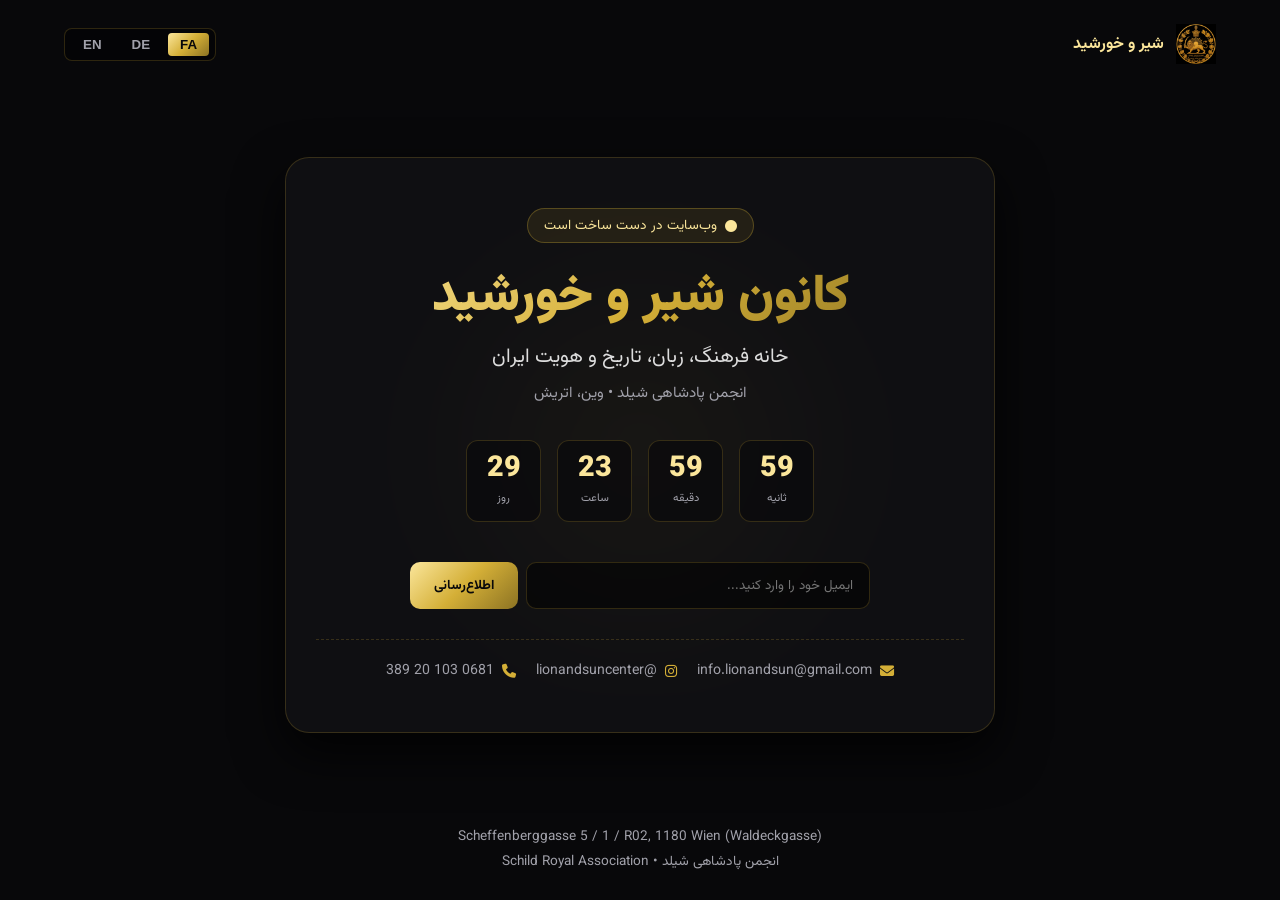
<file: __index.html>
<!DOCTYPE html>
<html lang="fa" dir="rtl">
<head>
    <meta charset="UTF-8">
    <meta name="viewport" content="width=device-width, initial-scale=1.0">
    <title>کانون شیر و خورشید | به‌زودی ...</title>
    
    <!-- Google Fonts -->
    <link rel="preconnect" href="https://fonts.googleapis.com">
    <link rel="preconnect" href="https://fonts.gstatic.com" crossorigin>
    <link href="https://fonts.googleapis.com/css2?family=Vazirmatn:wght@300;400;500;700;900&display=swap" rel="stylesheet">
    
    <!-- FontAwesome Icons -->
    <link rel="stylesheet" href="https://cdnjs.cloudflare.com/ajax/libs/font-awesome/6.5.1/css/all.min.css">
    
    <style>
        :root {
            --bg-deep: #08080a;
            --gold-main: #d4af37;
            --gold-light: #fbe69b;
            --gold-dark: #8c7323;
            --gold-gradient: linear-gradient(135deg, #fbe69b 0%, #d4af37 50%, #8c7323 100%);
            --glass-bg: rgba(20, 20, 24, 0.65);
            --glass-border: 1px solid rgba(212, 175, 55, 0.2);
            --text-main: #f4f4f5;
            --text-muted: #a1a1aa;
        }

        * {
            margin: 0;
            padding: 0;
            box-sizing: border-box;
        }

        body {
            background-color: var(--bg-deep);
            color: var(--text-main);
            font-family: 'Vazirmatn', sans-serif;
            min-height: 100vh;
            display: flex;
            flex-direction: column;
            justify-content: space-between;
            align-items: center;
            overflow-x: hidden;
            position: relative;
        }

        /* Ambient Background Glow */
        .bg-glow {
            position: absolute;
            width: 500px;
            height: 500px;
            background: radial-gradient(circle, rgba(212, 175, 55, 0.12) 0%, rgba(8, 8, 10, 0) 70%);
            top: 50%;
            left: 50%;
            transform: translate(-50%, -50%);
            z-index: -1;
            pointer-events: none;
        }

        /* Header / Language Switcher */
        header {
            width: 100%;
            max-width: 1200px;
            padding: 24px;
            display: flex;
            justify-content: space-between;
            align-items: center;
        }

        .brand-mini {
            display: flex;
            align-items: center;
            gap: 12px;
        }

        .brand-mini img {
            height: 40px;
            object-fit: contain;
        }

        .brand-title {
            font-size: 1rem;
            color: var(--gold-light);
            font-weight: 700;
        }

        .lang-selector {
            display: flex;
            gap: 6px;
            background: rgba(0,0,0,0.4);
            padding: 4px 6px;
            border-radius: 8px;
            border: var(--glass-border);
        }

        .lang-btn {
            background: transparent;
            border: none;
            color: var(--text-muted);
            padding: 4px 12px;
            border-radius: 4px;
            cursor: pointer;
            font-weight: 700;
            transition: 0.3s;
        }

        .lang-btn.active, .lang-btn:hover {
            background: var(--gold-gradient);
            color: var(--bg-deep);
        }

        /* Main Glass Card */
        main {
            width: 100%;
            max-width: 750px;
            padding: 0 20px;
            margin: 40px 0;
        }

        .card {
            background: var(--glass-bg);
            backdrop-filter: blur(20px);
            border: var(--glass-border);
            border-radius: 24px;
            padding: 50px 30px;
            text-align: center;
            box-shadow: 0 20px 50px rgba(0, 0, 0, 0.8);
            position: relative;
        }

        .badge {
            display: inline-flex;
            align-items: center;
            gap: 8px;
            background: rgba(212, 175, 55, 0.1);
            border: 1px solid rgba(212, 175, 55, 0.3);
            color: var(--gold-light);
            padding: 6px 16px;
            border-radius: 20px;
            font-size: 0.85rem;
            margin-bottom: 24px;
        }

        .badge i {
            font-size: 0.75rem;
            animation: pulse 2s infinite;
        }

        @keyframes pulse {
            0%, 100% { opacity: 1; }
            50% { opacity: 0.3; }
        }

        .main-title {
            font-size: 3.2rem;
            font-weight: 900;
            background: var(--gold-gradient);
            -webkit-background-clip: text;
            -webkit-text-fill-color: transparent;
            margin-bottom: 12px;
            line-height: 1.2;
        }

        .subtitle {
            font-size: 1.25rem;
            color: #ddd;
            margin-bottom: 8px;
        }

        .tagline {
            font-size: 0.95rem;
            color: var(--text-muted);
            margin-bottom: 35px;
        }

        /* Countdown */
        .countdown {
            display: flex;
            justify-content: center;
            gap: 16px;
            margin-bottom: 40px;
            direction: ltr;
        }

        .time-box {
            background: rgba(10, 10, 12, 0.7);
            border: var(--glass-border);
            border-radius: 12px;
            padding: 14px;
            min-width: 75px;
        }

        .time-box span {
            display: block;
            font-size: 1.8rem;
            font-weight: 900;
            color: var(--gold-light);
            line-height: 1;
        }

        .time-box label {
            font-size: 0.7rem;
            color: var(--text-muted);
            text-transform: uppercase;
            margin-top: 6px;
            display: block;
        }

        /* Notify Form */
        .notify-form {
            display: flex;
            max-width: 460px;
            margin: 0 auto 30px;
            gap: 8px;
        }

        .notify-input {
            flex: 1;
            background: rgba(0, 0, 0, 0.5);
            border: var(--glass-border);
            border-radius: 10px;
            padding: 12px 16px;
            color: #fff;
            font-family: inherit;
            outline: none;
            transition: 0.3s;
        }

        .notify-input:focus {
            border-color: var(--gold-main);
        }

        .notify-btn {
            background: var(--gold-gradient);
            border: none;
            border-radius: 10px;
            padding: 12px 24px;
            color: var(--bg-deep);
            font-weight: 700;
            font-family: inherit;
            cursor: pointer;
            transition: 0.3s;
            white-space: nowrap;
        }

        .notify-btn:hover {
            transform: translateY(-2px);
            box-shadow: 0 5px 15px rgba(212, 175, 55, 0.3);
        }

        /* Quick Contact Links */
        .contact-bar {
            display: flex;
            justify-content: center;
            flex-wrap: wrap;
            gap: 20px;
            padding-top: 20px;
            border-top: 1px dashed rgba(212, 175, 55, 0.2);
        }

        .contact-item {
            color: var(--text-muted);
            text-decoration: none;
            font-size: 0.88rem;
            display: flex;
            align-items: center;
            gap: 8px;
            transition: 0.3s;
        }

        .contact-item:hover {
            color: var(--gold-light);
        }

        .contact-item i {
            color: var(--gold-main);
        }

        /* Footer */
        footer {
            padding: 24px;
            text-align: center;
            color: var(--text-muted);
            font-size: 0.85rem;
        }

        footer p {
            margin-bottom: 4px;
        }

        /* Mobile Adaptations */
        @media (max-width: 600px) {
            .main-title { font-size: 2.3rem; }
            .card { padding: 35px 20px; }
            .countdown { gap: 8px; }
            .time-box { min-width: 65px; padding: 10px; }
            .time-box span { font-size: 1.4rem; }
            .notify-form { flex-direction: column; }
            .notify-btn { width: 100%; }
        }
    </style>
</head>
<body>

    <div class="bg-glow"></div>

    <!-- Header -->
    <header>
        <div class="brand-mini">
            <img src="img/logo-lion-sun.jpg" alt="Logo" onerror="this.style.display='none'">
            <span class="brand-title" data-i18n="brand">شیر و خورشید</span>
        </div>

        <div class="lang-selector">
            <button onclick="changeLanguage('fa')" class="lang-btn active">FA</button>
            <button onclick="changeLanguage('de')" class="lang-btn">DE</button>
            <button onclick="changeLanguage('en')" class="lang-btn">EN</button>
        </div>
    </header>

    <!-- Main Content -->
    <main>
        <div class="card">
            
            <div class="badge">
                <i class="fa-solid fa-circle"></i>
                <span data-i18n="status">وب‌سایت در دست ساخت است</span>
            </div>

            <h1 class="main-title" data-i18n="title">کانون شیر و خورشید</h1>
            <p class="subtitle" data-i18n="subtitle">خانه فرهنگ، زبان، تاریخ و هویت ایران</p>
            <p class="tagline" data-i18n="tagline">انجمن پادشاهی شیلد • وین، اتریش</p>

            <!-- Countdown Timer -->
            <div class="countdown">
                <div class="time-box">
                    <span id="days">00</span>
                    <label data-i18n="d">روز</label>
                </div>
                <div class="time-box">
                    <span id="hours">00</span>
                    <label data-i18n="h">ساعت</label>
                </div>
                <div class="time-box">
                    <span id="minutes">00</span>
                    <label data-i18n="m">دقیقه</label>
                </div>
                <div class="time-box">
                    <span id="seconds">00</span>
                    <label data-i18n="s">ثانیه</label>
                </div>
            </div>

            <!-- Email Notification -->
            <form class="notify-form" onsubmit="event.preventDefault(); alert('با تشکر! ایمیل شما ثبت شد.');">
                <input type="email" class="notify-input" placeholder="ایمیل خود را وارد کنید..." data-i18n-ph="ph" required>
                <button type="submit" class="notify-btn" data-i18n="btn">اطلاع‌رسانی</button>
            </form>

            <!-- Direct Contact -->
            <div class="contact-bar">
                <a href="mailto:info.lionandsun@gmail.com" class="contact-item">
                    <i class="fa-solid fa-envelope"></i> info.lionandsun@gmail.com
                </a>
                <a href="https://instagram.com/lionandsuncenter" target="_blank" class="contact-item">
                    <i class="fa-brands fa-instagram"></i> @lionandsuncenter
                </a>
                <a href="tel:+4368110320389" class="contact-item">
                    <i class="fa-solid fa-phone"></i> 0681 103 20 389
                </a>
            </div>

        </div>
    </main>

    <!-- Footer -->
    <footer>
        <p>Scheffenberggasse 5 / 1 / R02, 1180 Wien (Waldeckgasse)</p>
        <p data-i18n="footer_sub">انجمن پادشاهی شیلد • Schild Royal Association</p>
    </footer>

    <!-- Scripts -->
    <script>
        const translations = {
            fa: {
                brand: "شیر و خورشید",
                status: "وب‌سایت در دست ساخت است",
                title: "کانون شیر و خورشید",
                subtitle: "خانه فرهنگ، زبان، تاریخ و هویت ایران",
                tagline: "انجمن پادشاهی شیلد • وین، اتریش",
                d: "روز", h: "ساعت", m: "دقیقه", s: "ثانیه",
                ph: "ایمیل خود را وارد کنید...",
                btn: "اطلاع‌رسانی",
                footer_sub: "انجمن پادشاهی شیلد • Schild Royal Association"
            },
            de: {
                brand: "Löwe & Sonne",
                status: "Website befindet sich im Aufbau",
                title: "Zentrum Löwe & Sonne",
                subtitle: "Haus der iranischen Kultur, Sprache, Geschichte und Identität",
                tagline: "Königliche Vereinigung Schild • Wien, Österreich",
                d: "Tage", h: "Std", m: "Min", s: "Sek",
                ph: "E-Mail-Adresse eingeben...",
                btn: "Benachrichtigen",
                footer_sub: "Königliche Vereinigung Schild"
            },
            en: {
                brand: "Lion & Sun",
                status: "Website Under Construction",
                title: "Lion & Sun Center",
                subtitle: "House of Iranian Culture, Language, History, and Identity",
                tagline: "Schild Royal Association • Vienna, Austria",
                d: "Days", h: "Hours", m: "Mins", s: "Secs",
                ph: "Enter your email...",
                btn: "Notify Me",
                footer_sub: "Schild Royal Association"
            }
        };

        function changeLanguage(lang) {
            const isRTL = lang === 'fa';
            document.documentElement.setAttribute('dir', isRTL ? 'rtl' : 'ltr');
            document.documentElement.setAttribute('lang', lang);

            document.querySelectorAll('.lang-btn').forEach(btn => {
                btn.classList.remove('active');
                if (btn.innerText.toLowerCase() === lang) {
                    btn.classList.add('active');
                }
            });

            document.querySelectorAll('[data-i18n]').forEach(el => {
                const key = el.getAttribute('data-i18n');
                if (translations[lang][key]) el.innerText = translations[lang][key];
            });

            document.querySelectorAll('[data-i18n-ph]').forEach(el => {
                const key = el.getAttribute('data-i18n-ph');
                if (translations[lang][key]) el.placeholder = translations[lang][key];
            });

            localStorage.setItem('preferred_lang', lang);
        }

        // Simple Countdown Logic (Set target date 30 days from now)
        const targetDate = new Date().getTime() + (30 * 24 * 60 * 60 * 1000);

        setInterval(() => {
            const now = new Date().getTime();
            const diff = targetDate - now;

            const days = Math.floor(diff / (1000 * 60 * 60 * 24));
            const hours = Math.floor((diff % (1000 * 60 * 60 * 24)) / (1000 * 60 * 60));
            const minutes = Math.floor((diff % (1000 * 60 * 60)) / (1000 * 60));
            const seconds = Math.floor((diff % (1000 * 60)) / 1000);

            document.getElementById("days").innerText = days < 10 ? '0' + days : days;
            document.getElementById("hours").innerText = hours < 10 ? '0' + hours : hours;
            document.getElementById("minutes").innerText = minutes < 10 ? '0' + minutes : minutes;
            document.getElementById("seconds").innerText = seconds < 10 ? '0' + seconds : seconds;
        }, 1000);

        document.addEventListener('DOMContentLoaded', () => {
            const savedLang = localStorage.getItem('preferred_lang') || 'fa';
            changeLanguage(savedLang);
        });
    </script>
</body>
</html>
</file>
